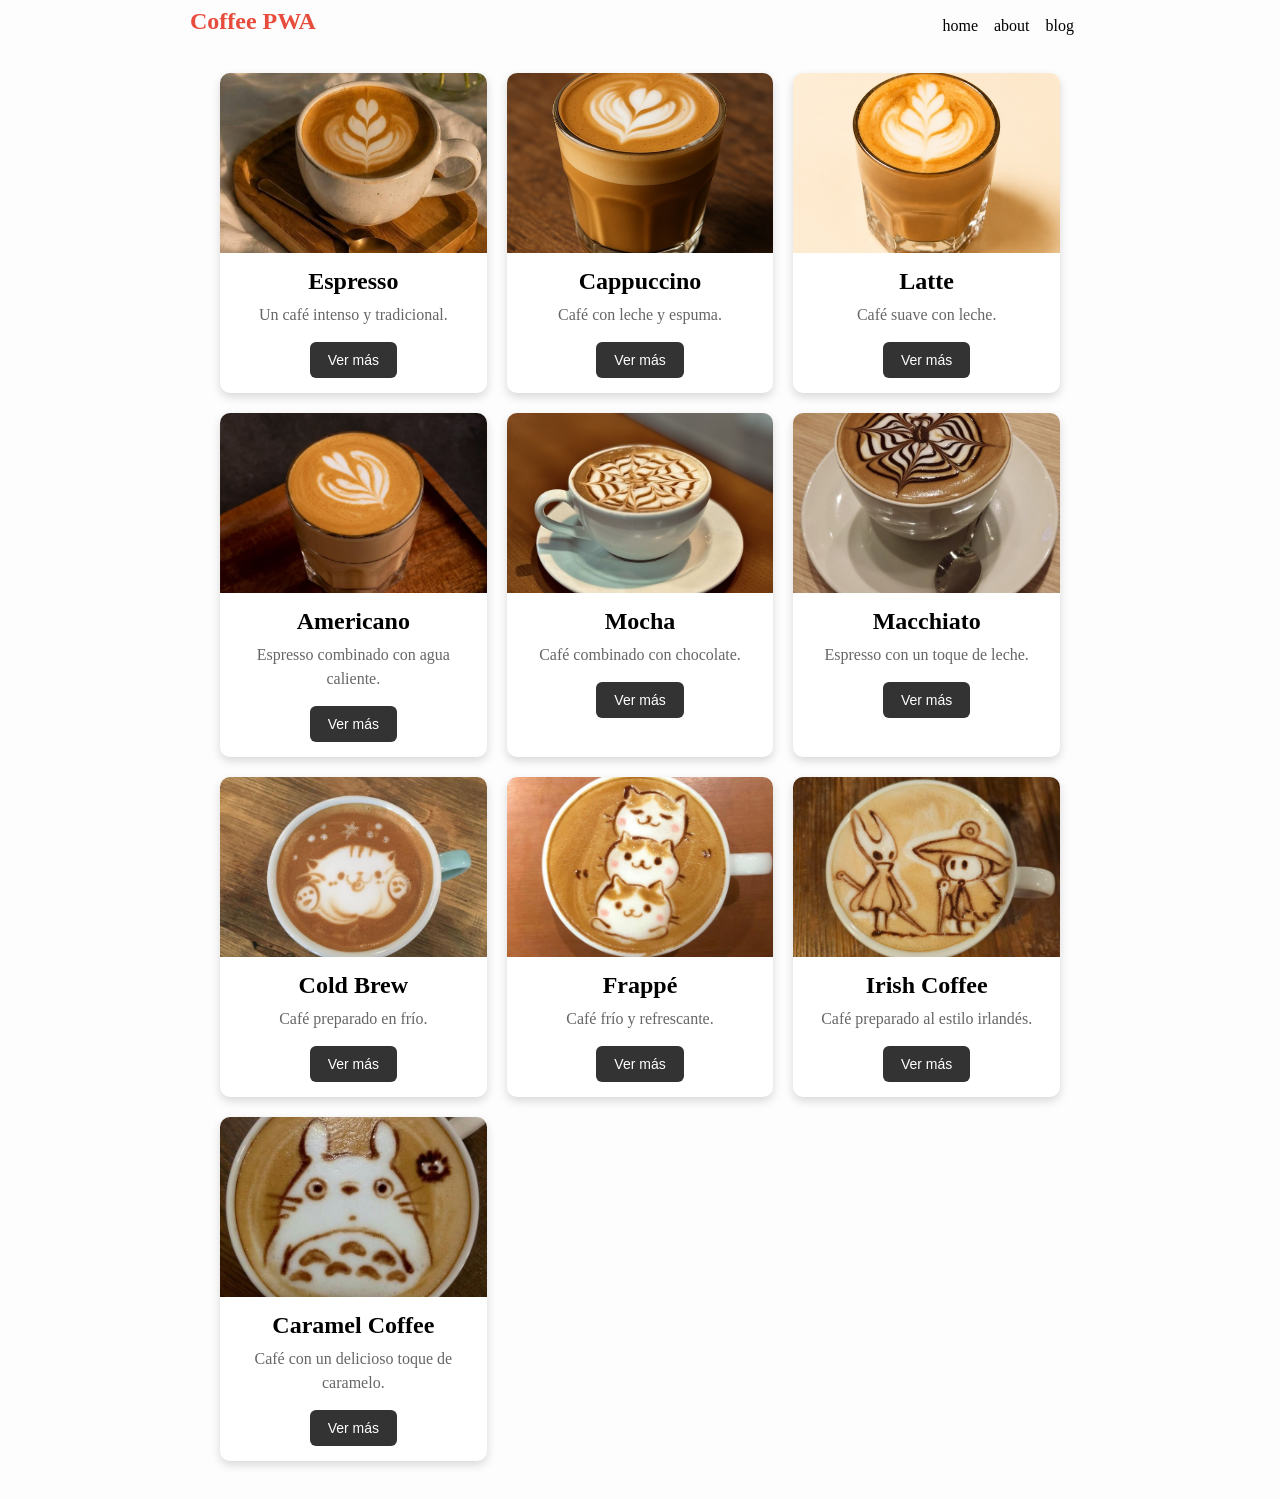
<file: index.html>
<!DOCTYPE html>
<html lang="en">
<head>
    <meta charset="UTF-8">
    <meta name="viewport" content="width=device-width, initial-scale=1.0">
    <title>Coffe PWA</title>
    <meta http-equiv="X-UA-Compatible" content="ie=edge">
    <link rel="stylesheet" href="css/styles.css">
    <link rel="manifest" href="manifest.json">

    <link rel="apple-touch-icon" href="images/icons/icon-72x72.png">
    <link rel="apple-touch-icon" href="images/icons/icon-96x96.png">
    <link rel="apple-touch-icon" href="images/icons/icon-128x128.png">
    <link rel="apple-touch-icon" href="images/icons/icon-144x144.png">
    <link rel="apple-touch-icon" href="images/icons/icon-152x152.png">
    <link rel="apple-touch-icon" href="images/icons/icon-192x192.png">
    <link rel="apple-touch-icon" href="images/icons/icon-384x384.png">
    <link rel="apple-touch-icon" href="images/icons/icon-512x512.png">

    <meta name="theme-color" content="#317EFB"/>
    <meta name="mobile-web-app-capable" content="yes">
    <meta name="apple-mobile-web-app-capable" content="yes">


</head>
<body>
    <main>
        <nav>
            <h1>Coffee PWA</h1>
            <ul>
                <li>home</li>
                <li>about</li>
                <li>blog</li>
            </ul>
        </nav>
        <div class="container">

        </div>
    </main>
    <script src="js/app.js"></script>
</body>
</html>
</file>
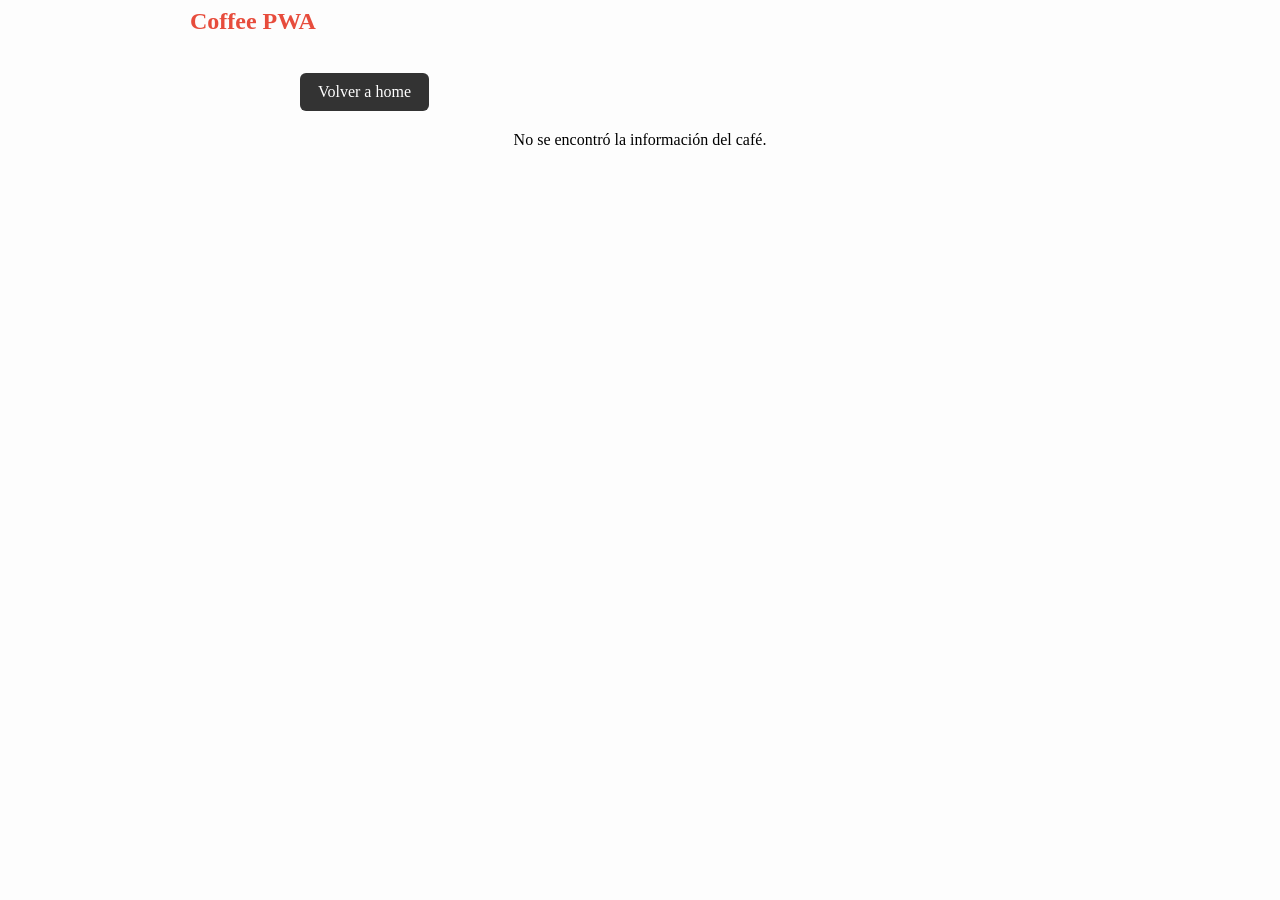
<file: detalle.html>
<!DOCTYPE html>
<html lang="es">
<head>
    <meta charset="UTF-8">
    <meta name="viewport" content="width=device-width, initial-scale=1.0">
    <title>Detalle | Coffee PWA</title>
    <link rel="stylesheet" href="css/styles.css">
    <link rel="manifest" href="manifest.json">
</head>
<body>
    <main>
        <nav>
            <h1>Coffee PWA</h1>
        </nav>
        <div class="container detail-container" id="coffee-detail">
            <a class="btn-volver btn-volver-top" href="./index.html">Volver a home</a>
        </div>
    </main>
    <script src="js/detalle.js"></script>
</body>
</html>
</file>
<file: css/styles.css>
* {
    margin: 0;
    padding: 0;
    box-sizing: margin-box;
}

body {
    background-color: #fdfdfd;
    font-family: "Nunito", sans-seif;
    font-size: 1rem;
}

main {
    max-width: 900px;
    margin: auto;
    padding: 0.5rem;
    text-align: center;
}

nav {
    display: flex;
    justify-content: space-between;
    align-items: center;
}

ul {
    list-style: none;
    display: flex;
}

li {
    margin-right: 1rem;
}

h1 {
    color: #e74c3c;
    margin-bottom: 0.5rem;
}

/* Container de las cards */
.container {
    display: grid;
    grid-template-columns: repeat(auto-fit, minmax(250px, 1fr));
    gap: 20px;
    padding: 30px;
}

/* Card */
.card {
    background-color: white;
    border-radius: 10px;
    overflow: hidden;
    box-shadow: 0 4px 10px rgba(0, 0, 0, 0.15);
    transition: transform 0.2s;
}

.card:hover {
    transform: translateY(-5px);
}

/* Imagen de la card */
.card img {
    width: 100%;
    height: 180px;
    object-fit: cover;
    display: block;
}

/* Contenido */
.card-content {
    padding: 15px;
}

.card-content h2 {
    margin-bottom:
        8px;
}

.card-content p {
    color: #666;
    line-height: 1.5;
}

/* Botón Ver más */
.btn-ver-mas {
    margin-top: 15px;
    padding: 10px 18px;

    background-color: #333;
    color: white;

    border: none;
    border-radius: 6px;

    cursor: pointer;
    font-size: 14px;

    transition: background-color 0.2s, transform 0.2s;
}

.btn-ver-mas:hover {
    background-color: #555;
    transform: translateY(-2px);
}

.detail-container {
    grid-template-columns: minmax(0, 680px);
    justify-content: center;
}

.coffee-detail {
    display: grid;
    grid-template-columns: minmax(0, 1fr) minmax(0, 1fr);
    overflow: hidden;
    border-radius: 10px;
    background: #fff;
    box-shadow: 0 4px 10px rgba(0, 0, 0, 0.15);
    text-align: left;
}

.detail-image {
    display: block;
    width: 100%;
    height: 100%;
    min-height: 300px;
    object-fit: cover;
}

.detail-content {
    align-self: center;
    padding: 30px;
}

.detail-content h2 {
    margin-bottom: 12px;
    color: #e74c3c;
}

.detail-content p {
    color: #555;
    line-height: 1.7;
}

.btn-volver {
    display: inline-block;
    margin-top: 24px;
    padding: 10px 18px;
    border-radius: 6px;
    background: #333;
    color: #fff;
    text-decoration: none;
    transition: background-color 0.2s, transform 0.2s;
}

.btn-volver:hover {
    transform: translateY(-2px);
    background: #555;
}

.btn-volver-top {
    justify-self: start;
    margin: 0;
}

@media (max-width: 600px) {
    .coffee-detail {
        grid-template-columns: 1fr;
    }

    .detail-image {
        height: 220px;
        min-height: 0;
    }

    .detail-content {
        padding: 22px;
    }
}
</file>
